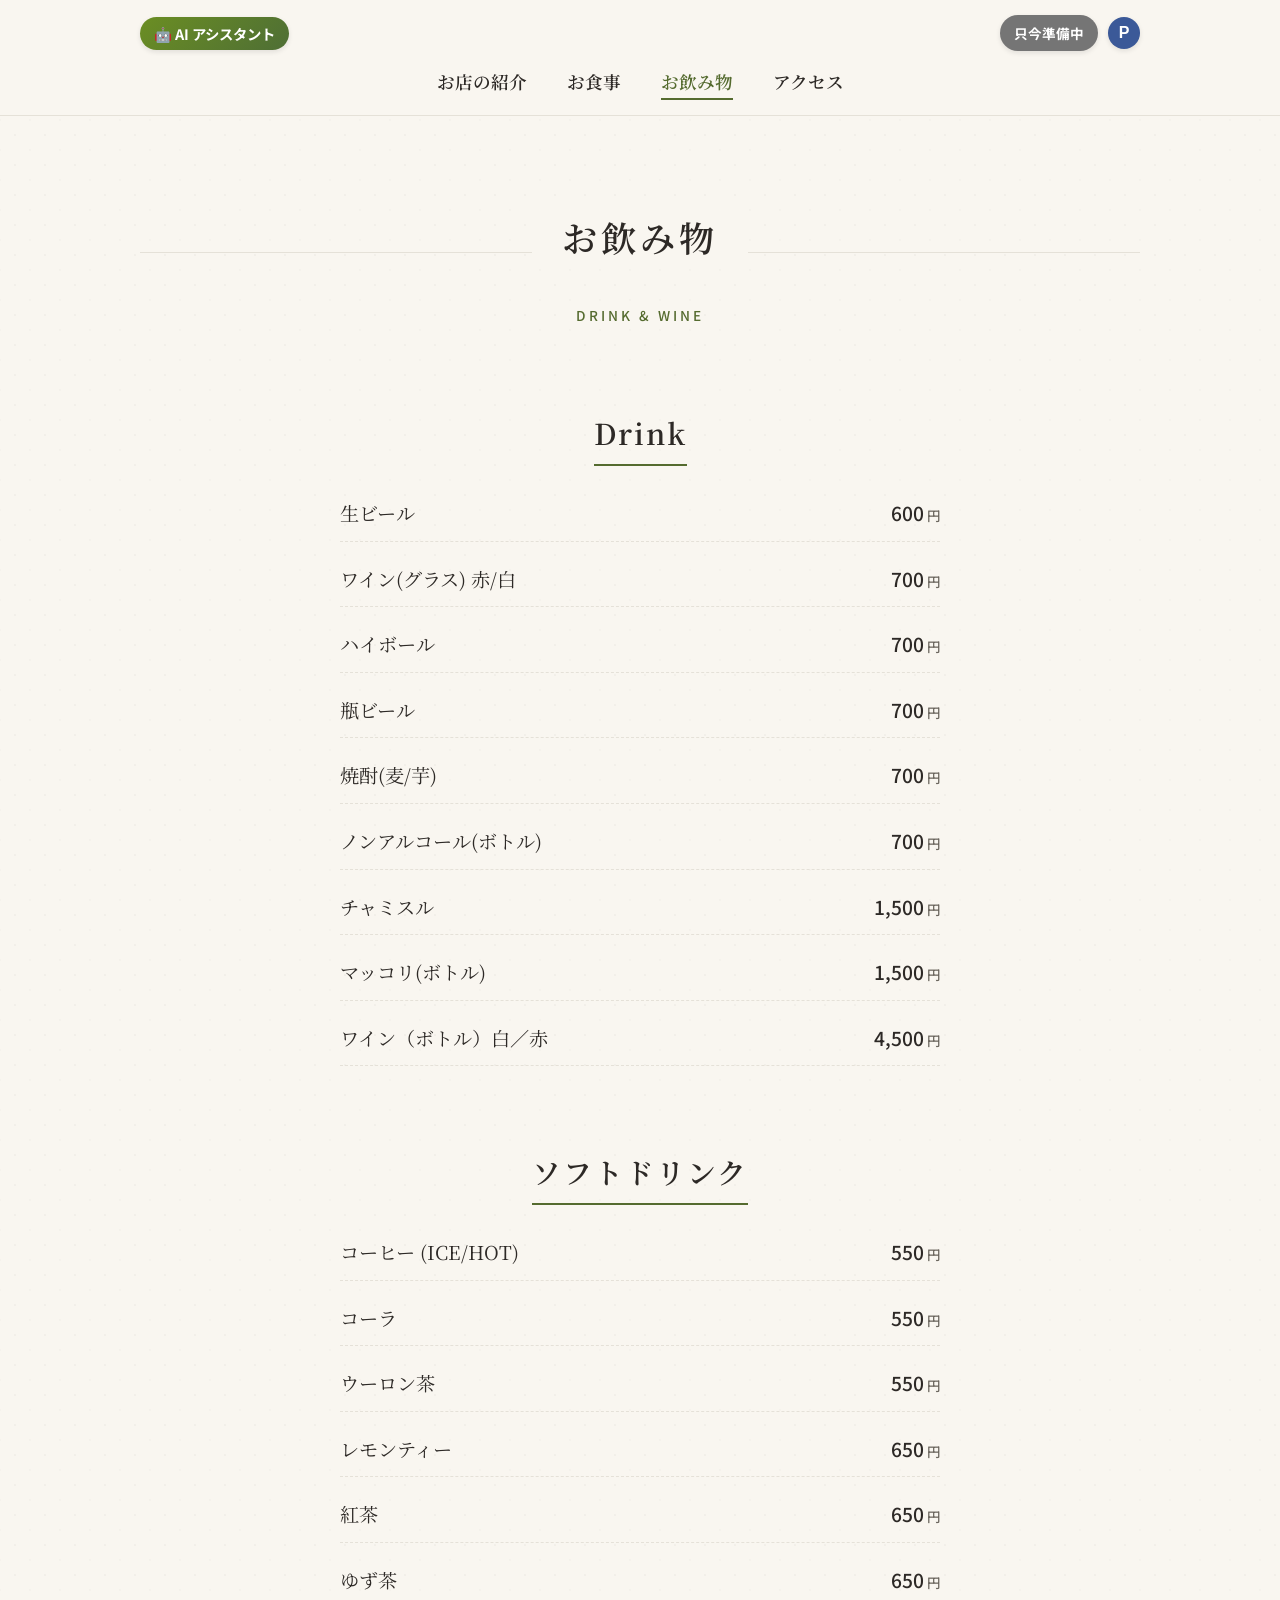
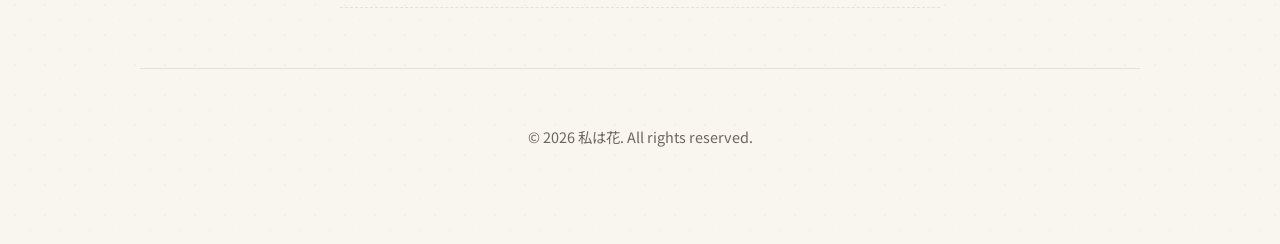
<file: drink.html>
<!DOCTYPE html>
<html lang="ja">
<head>
    <meta charset="UTF-8">
    <meta name="viewport" content="width=device-width, initial-scale=1.0">
    <title>私は花 - お飲み物</title>
    <link rel="preconnect" href="https://fonts.googleapis.com">
    <link rel="preconnect" href="https://fonts.gstatic.com" crossorigin>
    <link href="https://fonts.googleapis.com/css2?family=Noto+Serif+JP:wght@400;600&family=Noto+Sans+JP:wght@300;400;500&display=swap" rel="stylesheet">
    <link rel="stylesheet" href="common.css">
    <style>
        .menu-divider { text-align: center; margin: 40px 0; position: relative; }
        .menu-divider h2 { font-size: 2.2em; display: inline-block; background-color: var(--bg-base); padding: 0 30px; position: relative; z-index: 2; letter-spacing: 4px; }
        .menu-divider::before { content: ''; position: absolute; top: 50%; left: 0; width: 100%; height: 1px; background-color: var(--border-color); z-index: 1; }
        .menu-divider p { font-size: 0.85em; color: var(--accent-green); margin: 5px 0 0; letter-spacing: 3px; font-weight: 500; }

        .category-title { text-align: center; font-size: 1.8em; margin: 40px 0 30px; letter-spacing: 2px; border-bottom: 2px solid var(--accent-green); display: inline-block; padding-bottom: 5px; }
        .category-wrapper { text-align: center; }

        /* 텍스트 전용 메뉴 리스트 스타일 */
        .text-menu-list {
            max-width: 600px;
            margin: 0 auto 40px;
            display: flex;
            flex-direction: column;
            gap: 20px;
        }
        .text-menu-item {
            display: flex;
            justify-content: space-between;
            align-items: center;
            border-bottom: 1px dashed var(--border-color);
            padding-bottom: 10px;
            transition: all 0.3s ease;
        }
        .text-menu-item:hover {
            border-bottom: 1px dashed var(--accent-green);
        }
        .text-menu-info {
            display: flex;
            flex-direction: column;
            text-align: left;
        }

        .text-menu-name-ja { font-size: 1.2em; font-family: 'Noto Serif JP', serif; color: var(--text-main); }
        .text-menu-price { font-size: 1.2em; font-family: 'Noto Sans JP', sans-serif; font-weight: 500; color: var(--text-main); }
        .text-menu-price::after { content: ' 円'; font-size: 0.7em; color: var(--text-sub); }

        .footer { margin-top: 60px; }
    </style>
</head>
<body>

    <!-- 🧭 네비게이션 바 -->
    <nav class="navbar">
        <div class="nav-top">
            <button class="ai-btn" onclick="openModal('aiModal')">🤖 AI アシスタント</button>
            <div style="display: flex; gap: 10px; align-items: center;">
                <div id="business-status" class="status-badge">状態確認中...</div>
                <button class="parking-btn" onclick="openModal('parkingModal')">P</button>
            </div>
        </div>
        <div class="nav-links">
            <a href="about.html">お店の紹介</a>
            <a href="index.html">お食事</a>
            <a href="drink.html" class="active">お飲み物</a>
            <a href="javascript:void(0);" onclick="openModal('accessModal')">アクセス</a>
        </div>
    </nav>
    <div id="navbar-placeholder"></div>

    <div class="container">
        <div class="menu-divider" style="margin-top: 20px;">
            <h2>お飲み物</h2>
            <p>DRINK & WINE</p>
        </div>

        <!-- ================= 카테고리 1: Drink (주류) ================= -->
        <div class="category-wrapper">
            <h2 class="category-title">Drink</h2>
        </div>
        
        <div class="text-menu-list">
            <div class="text-menu-item">
                <div class="text-menu-info">
                    <span class="text-menu-name-ja">生ビール</span>
                </div>
                <div class="text-menu-price">600</div>
            </div>
            <div class="text-menu-item">
                <div class="text-menu-info">
                    <span class="text-menu-name-ja">ワイン(グラス) 赤/白</span>
                </div>
                <div class="text-menu-price">700</div>
            </div>
            <div class="text-menu-item">
                <div class="text-menu-info">
                    <span class="text-menu-name-ja">ハイボール</span>
                </div>
                <div class="text-menu-price">700</div>
            </div>
            <div class="text-menu-item">
                <div class="text-menu-info">
                    <span class="text-menu-name-ja">瓶ビール</span>
                </div>
                <div class="text-menu-price">700</div>
            </div>
            <div class="text-menu-item">
                <div class="text-menu-info">
                    <span class="text-menu-name-ja">焼酎(麦/芋)</span>
                </div>
                <div class="text-menu-price">700</div>
            </div>
            <div class="text-menu-item">
                <div class="text-menu-info">
                    <span class="text-menu-name-ja">ノンアルコール(ボトル)</span>
                </div>
                <div class="text-menu-price">700</div>
            </div>
            <div class="text-menu-item">
                <div class="text-menu-info">
                    <span class="text-menu-name-ja">チャミスル</span>
                </div>
                <div class="text-menu-price">1,500</div>
            </div>
            <div class="text-menu-item">
                <div class="text-menu-info">
                    <span class="text-menu-name-ja">マッコリ(ボトル)</span>
                </div>
                <div class="text-menu-price">1,500</div>
            </div>
            <div class="text-menu-item">
                <div class="text-menu-info">
                    <span class="text-menu-name-ja">ワイン（ボトル）白／赤</span>
                </div>
                <div class="text-menu-price">4,500</div>
            </div>
        </div>

        <!-- ================= 카테고리 2: Soft Drink (소프트 드링크) ================= -->
        <div class="category-wrapper">
            <h2 class="category-title">ソフトドリンク</h2>
        </div>
        
        <div class="text-menu-list">
            <div class="text-menu-item">
                <div class="text-menu-info">
                    <span class="text-menu-name-ja">コーヒー (ICE/HOT)</span>
                </div>
                <div class="text-menu-price">550</div>
            </div>
            <div class="text-menu-item">
                <div class="text-menu-info">
                    <span class="text-menu-name-ja">コーラ</span>
                </div>
                <div class="text-menu-price">550</div>
            </div>
            <div class="text-menu-item">
                <div class="text-menu-info">
                    <span class="text-menu-name-ja">ウーロン茶</span>
                </div>
                <div class="text-menu-price">550</div>
            </div>
            <div class="text-menu-item">
                <div class="text-menu-info">
                    <span class="text-menu-name-ja">レモンティー</span>
                </div>
                <div class="text-menu-price">650</div>
            </div>
            <div class="text-menu-item">
                <div class="text-menu-info">
                    <span class="text-menu-name-ja">紅茶</span>
                </div>
                <div class="text-menu-price">650</div>
            </div>
            <div class="text-menu-item">
                <div class="text-menu-info">
                    <span class="text-menu-name-ja">ゆず茶</span>
                </div>
                <div class="text-menu-price">650</div>
            </div>
        </div>

        <div class="footer">
            <p>© 2026 私は花. All rights reserved.</p>
        </div>
    </div>

    <div id="footer-placeholder"></div>
    <!-- 🗺️ モーダル: アクセス -->
    <div id="accessModal" class="modal-overlay">
        <div class="modal-content">
            <button class="modal-close" onclick="closeModal('accessModal')">×</button>
            <h3 style="margin-top: 0; color: var(--accent-green);">アクセス</h3>
            <p style="font-weight: 600; font-size: 1.1em; margin-bottom: 5px; color: var(--text-main);">私は花</p>
            <p style="color: var(--text-sub); margin-bottom: 15px; font-size: 0.9em;">〒563-0355 大阪府豊能郡能勢町下田１９８−１</p>
            <iframe class="modal-map" src="https://maps.google.com/maps?q=大阪府豊能郡能勢町下田１９８−１&t=&z=15&ie=UTF8&iwloc=&output=embed" allowfullscreen="" loading="lazy"></iframe>
            <a href="https://www.google.com/maps/search/?api=1&query=大阪府豊能郡能勢町下田１９８−１" target="_blank" class="btn-nav">📍 Google Mapsでナビを開始</a>
        </div>
    </div>

    <!-- 🤖 モーダル: AI アシスタント -->
    <div id="aiModal" class="modal-overlay">
        <div class="modal-content">
            <button class="modal-close" onclick="closeModal('aiModal')">×</button>
            <h3 style="margin-top: 0; color: var(--accent-green);">🤖 AI アシスタント</h3>
            <p style="color: var(--text-sub); font-size: 0.9em; margin-bottom: 10px;">お店について何でも聞いてください！</p>
            <div class="ai-input-group">
                <input type="text" placeholder="質問を入力してください..." disabled>
                <button onclick="alert('ただいま準備中です。')">送信</button>
            </div>
            <p style="color: #F4B400; font-size: 0.85em; margin-top: 20px; font-weight: bold;">※ 現在、AI機能は準備中です。</p>
        </div>
    </div>

    <!-- 🅿️ モーダル: 駐車場情報 -->
    <div id="parkingModal" class="modal-overlay">
        <div class="modal-content">
            <button class="modal-close" onclick="closeModal('parkingModal')">×</button>
            <h3 style="margin-top: 0; color: #3B5998;">駐車場のご案内</h3>
            <p style="font-weight: 600; font-size: 1.1em; margin-bottom: 5px; color: var(--text-main);">店舗の向かい側に駐車場完備</p>
            <img src="images/parking.jpg" alt="駐車場" style="width: 100%; height: auto; border-radius: 8px; border: 1px solid var(--border-color);" onerror="this.src='https://placehold.co/400x250/F5F2EB/2D2926?text=Parking'">
        </div>
    </div>

    <script src="common.js" defer></script>

</body>
</html>
</file>
<file: common.css>
:root {
    --bg-base: #F9F6F0; 
    --bg-card: #FFFFFF;
    --text-main: #2D2926;
    --text-sub: #6B665E;
    --accent-green: #556B2F;
    --border-color: #E5E1D8;
}

body {
    font-family: 'Noto Sans JP', sans-serif;
    background-color: var(--bg-base);
    background-image: radial-gradient(rgba(45, 41, 38, 0.03) 1px, transparent 1px), radial-gradient(rgba(45, 41, 38, 0.02) 1px, transparent 1px);
    background-position: 0 0, 15px 15px;
    background-size: 30px 30px;
    color: var(--text-main);
    margin: 0; padding: 0; line-height: 1.8;
}

h1, h2, h3, h4 { font-family: 'Noto Serif JP', serif; font-weight: 600; color: var(--text-main); }
.container { max-width: 1000px; margin: 0 auto; padding: 40px 20px; }

.navbar {
    position: sticky; top: 0; background-color: rgba(249, 246, 240, 0.95);
    backdrop-filter: blur(5px); border-bottom: 1px solid var(--border-color);
    z-index: 1000; padding: 15px 20px; display: flex; flex-direction: column; align-items: center; gap: 15px;
}
.nav-top {
    display: flex; justify-content: space-between; align-items: center; width: 100%; max-width: 1000px;
}
.nav-links { display: flex; gap: 40px; justify-content: center; flex-wrap: wrap; }
.navbar a { text-decoration: none; color: var(--text-main); font-family: 'Noto Serif JP', serif; font-weight: 600; font-size: 1.1em; transition: color 0.3s; }
.navbar a:hover, .navbar a.active { color: var(--accent-green); border-bottom: 2px solid var(--accent-green); }

/* --- AI 팝업 버튼 --- */
.ai-btn {
    padding: 6px 14px; border-radius: 20px;
    font-size: 0.9em; font-weight: bold; color: white;
    background: linear-gradient(135deg, #6B8E23, #4E6E35);
    border: none; cursor: pointer; box-shadow: 0 2px 5px rgba(0,0,0,0.1);
    transition: transform 0.2s, box-shadow 0.2s; display: flex; align-items: center; gap: 6px;
    font-family: 'Noto Sans JP', sans-serif;
}
.ai-btn:hover { transform: translateY(-2px); box-shadow: 0 4px 8px rgba(0,0,0,0.15); }

/* --- 영업 상태 뱃지 --- */
.status-badge {
    padding: 6px 14px; border-radius: 20px;
    font-size: 0.85em; font-weight: bold; color: white; background-color: #757575;
    box-shadow: 0 2px 5px rgba(0,0,0,0.1); white-space: nowrap; transition: background-color 0.5s;
}

/* --- 주차장 팝업 버튼 --- */
.parking-btn {
    width: 32px; height: 32px; border-radius: 50%; padding: 0;
    display: flex; align-items: center; justify-content: center;
    font-size: 1em; font-weight: bold; color: white; background-color: #3B5998;
    box-shadow: 0 2px 5px rgba(0,0,0,0.1); border: none; cursor: pointer; transition: background-color 0.3s;
}
.parking-btn:hover { background-color: #2a4170; }

/* --- 모바일 반응형 (768px 이하) --- */
@media (max-width: 768px) {
    .navbar { padding: 15px; gap: 12px; }
    .nav-links { gap: 15px; }
    .ai-btn, .status-badge { font-size: 0.75em; padding: 6px 10px; }
    .parking-btn { width: 28px; height: 28px; font-size: 0.9em; }
}

/* --- 모달 (오시는 길 & AI) --- */
.modal-overlay { display: none; position: fixed; top: 0; left: 0; width: 100%; height: 100%; background: rgba(0,0,0,0.5); z-index: 2000; align-items: center; justify-content: center; backdrop-filter: blur(3px); }
.modal-content { background: var(--bg-card); padding: 30px; border-radius: 12px; width: 90%; max-width: 500px; position: relative; box-shadow: 0 10px 30px rgba(0,0,0,0.2); text-align: center; }
.modal-close { position: absolute; top: 15px; right: 15px; background: none; border: none; font-size: 1.5em; cursor: pointer; color: var(--text-main); }
.modal-map { width: 100%; height: 250px; border-radius: 8px; margin: 20px 0; border: 1px solid var(--border-color); }
.btn-nav { display: inline-block; background-color: var(--accent-green); color: white; padding: 12px 24px; text-decoration: none; border-radius: 6px; font-weight: bold; margin-top: 10px; transition: background 0.3s; font-size: 0.95em; }
.btn-nav:hover { background-color: #3e4f22; }

/* --- AI 모달 입력 폼 --- */
.ai-input-group { display: flex; gap: 10px; margin-top: 15px; }
.ai-input-group input { flex: 1; padding: 12px 15px; border: 1px solid var(--border-color); border-radius: 6px; font-size: 1em; font-family: 'Noto Sans JP', sans-serif; background-color: #F9F8F5; }
.ai-input-group button { background-color: var(--accent-green); color: white; border: none; padding: 10px 20px; border-radius: 6px; cursor: pointer; font-weight: bold; font-family: 'Noto Sans JP', sans-serif; transition: background 0.3s; white-space: nowrap; }

.footer { text-align: center; padding: 40px 0; border-top: 1px solid var(--border-color); color: var(--text-sub); font-size: 0.9em; }
</file>
